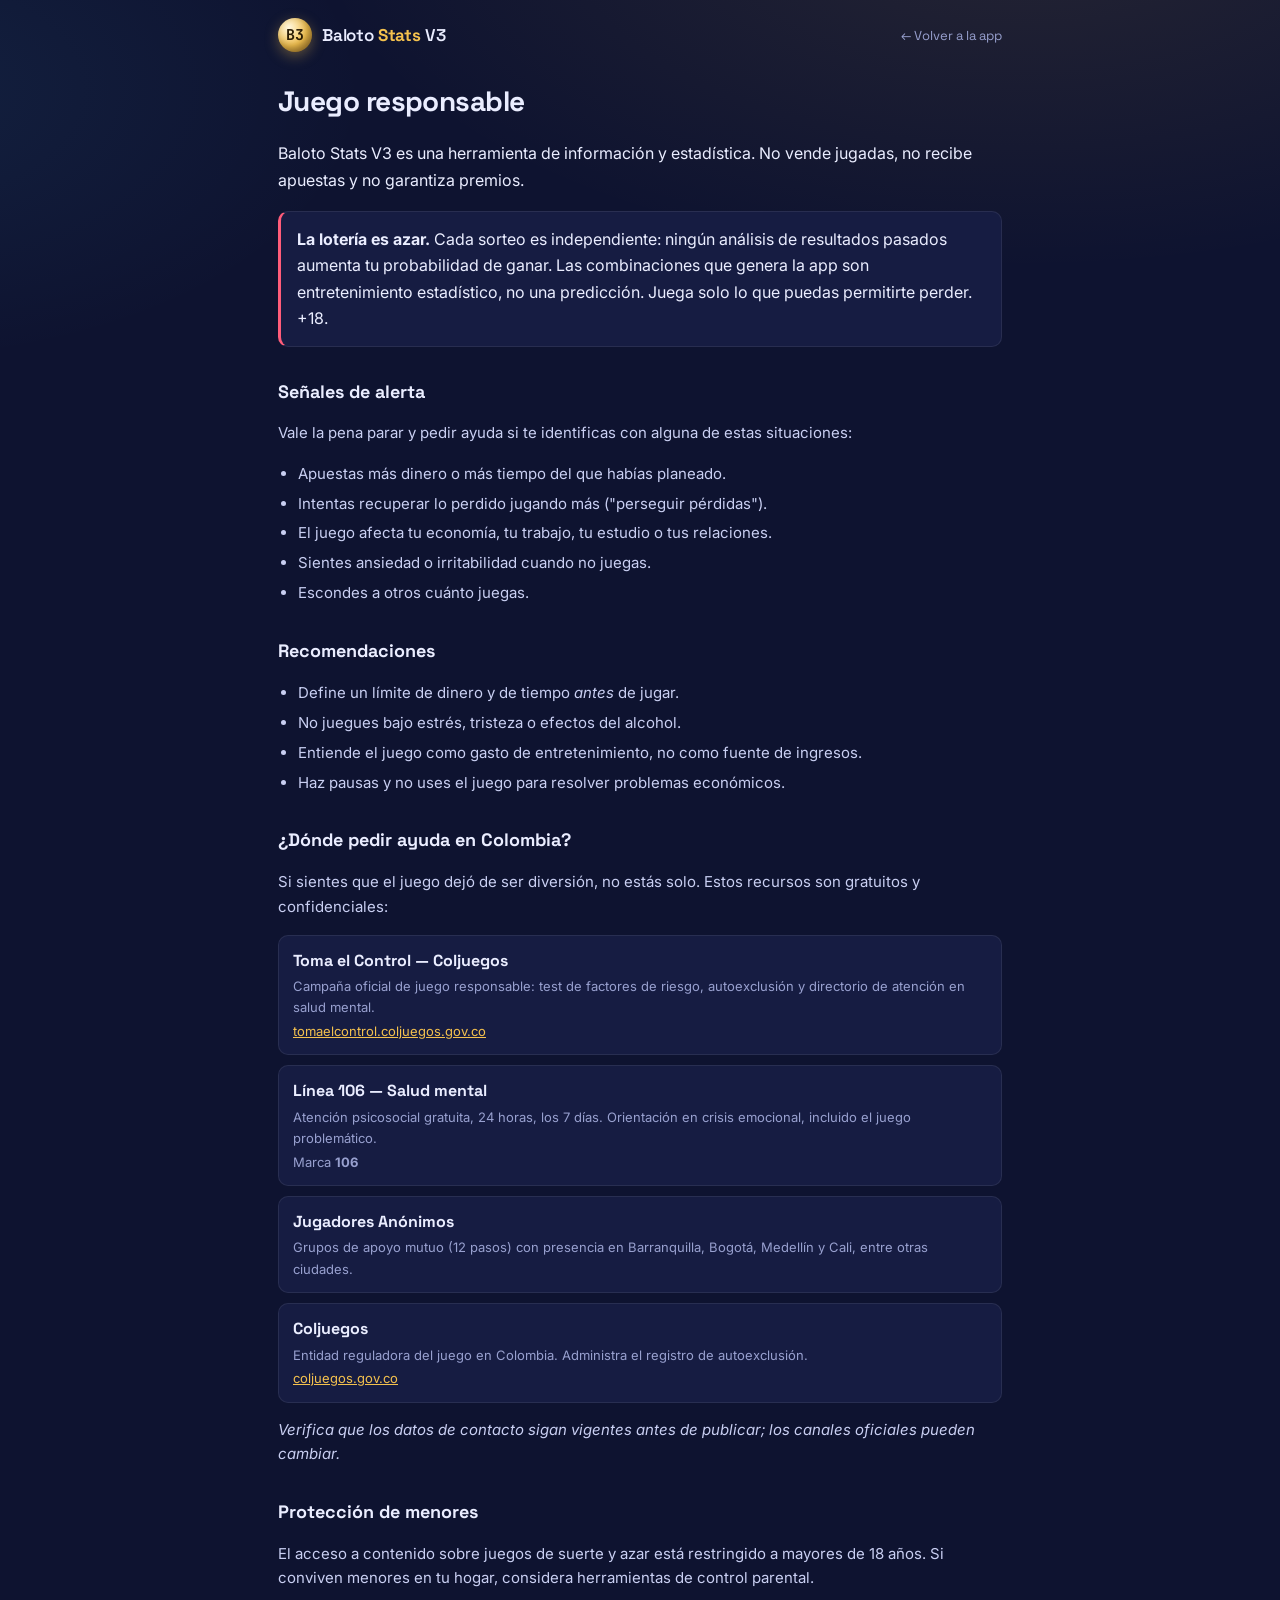
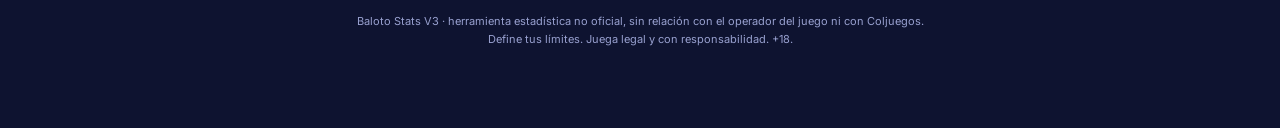
<file: juego-responsable.html>
<!DOCTYPE html>
<html lang="es">
<head>
  <meta charset="UTF-8" />
  <meta name="viewport" content="width=device-width, initial-scale=1, viewport-fit=cover" />
  <title>Juego responsable · Baloto Stats V3</title>
  <meta name="theme-color" content="#0E1330" />
  <link rel="preconnect" href="https://fonts.googleapis.com" />
  <link rel="preconnect" href="https://fonts.gstatic.com" crossorigin />
  <link href="https://fonts.googleapis.com/css2?family=Space+Grotesk:wght@400;500;600;700&family=Inter:wght@400;500;600&family=JetBrains+Mono:wght@400;700&display=swap" rel="stylesheet" />
  <link rel="stylesheet" href="css/styles.css" />
</head>
<body>
  <div class="doc">
    <div class="topbar">
      <div class="brand"><div class="brand-mark">B3</div>
        <div class="brand-title">Baloto <b>Stats</b> V3</div></div>
      <a class="back" href="index.html">← Volver a la app</a>
    </div>

    <article class="prose">
      <h1>Juego responsable</h1>
      <p class="lead">Baloto Stats V3 es una herramienta de información y estadística. No vende
      jugadas, no recibe apuestas y no garantiza premios.</p>

      <div class="callout warn">
        <strong>La lotería es azar.</strong> Cada sorteo es independiente: ningún análisis de
        resultados pasados aumenta tu probabilidad de ganar. Las combinaciones que genera la app
        son entretenimiento estadístico, no una predicción. Juega solo lo que puedas permitirte
        perder. +18.
      </div>

      <h2>Señales de alerta</h2>
      <p>Vale la pena parar y pedir ayuda si te identificas con alguna de estas situaciones:</p>
      <ul>
        <li>Apuestas más dinero o más tiempo del que habías planeado.</li>
        <li>Intentas recuperar lo perdido jugando más ("perseguir pérdidas").</li>
        <li>El juego afecta tu economía, tu trabajo, tu estudio o tus relaciones.</li>
        <li>Sientes ansiedad o irritabilidad cuando no juegas.</li>
        <li>Escondes a otros cuánto juegas.</li>
      </ul>

      <h2>Recomendaciones</h2>
      <ul>
        <li>Define un límite de dinero y de tiempo <em>antes</em> de jugar.</li>
        <li>No juegues bajo estrés, tristeza o efectos del alcohol.</li>
        <li>Entiende el juego como gasto de entretenimiento, no como fuente de ingresos.</li>
        <li>Haz pausas y no uses el juego para resolver problemas económicos.</li>
      </ul>

      <h2>¿Dónde pedir ayuda en Colombia?</h2>
      <p>Si sientes que el juego dejó de ser diversión, no estás solo. Estos recursos son
      gratuitos y confidenciales:</p>

      <div class="resource">
        <b>Toma el Control — Coljuegos</b>
        <span>Campaña oficial de juego responsable: test de factores de riesgo, autoexclusión y
        directorio de atención en salud mental.</span>
        <span><a href="https://tomaelcontrol.coljuegos.gov.co/" target="_blank" rel="noopener">tomaelcontrol.coljuegos.gov.co</a></span>
      </div>

      <div class="resource">
        <b>Línea 106 — Salud mental</b>
        <span>Atención psicosocial gratuita, 24 horas, los 7 días. Orientación en crisis
        emocional, incluido el juego problemático.</span>
        <span>Marca <strong>106</strong></span>
      </div>

      <div class="resource">
        <b>Jugadores Anónimos</b>
        <span>Grupos de apoyo mutuo (12 pasos) con presencia en Barranquilla, Bogotá, Medellín y
        Cali, entre otras ciudades.</span>
      </div>

      <div class="resource">
        <b>Coljuegos</b>
        <span>Entidad reguladora del juego en Colombia. Administra el registro de autoexclusión.</span>
        <span><a href="https://www.coljuegos.gov.co/" target="_blank" rel="noopener">coljuegos.gov.co</a></span>
      </div>

      <p class="template-note">Verifica que los datos de contacto sigan vigentes antes de publicar;
      los canales oficiales pueden cambiar.</p>

      <h2>Protección de menores</h2>
      <p>El acceso a contenido sobre juegos de suerte y azar está restringido a mayores de 18 años.
      Si conviven menores en tu hogar, considera herramientas de control parental.</p>
    </article>

    <footer class="legal">
      Baloto Stats V3 · herramienta estadística no oficial, sin relación con el operador del juego ni con Coljuegos.<br>
      Define tus límites. Juega legal y con responsabilidad. +18.
    </footer>
  </div>
</body>
</html>
</file>
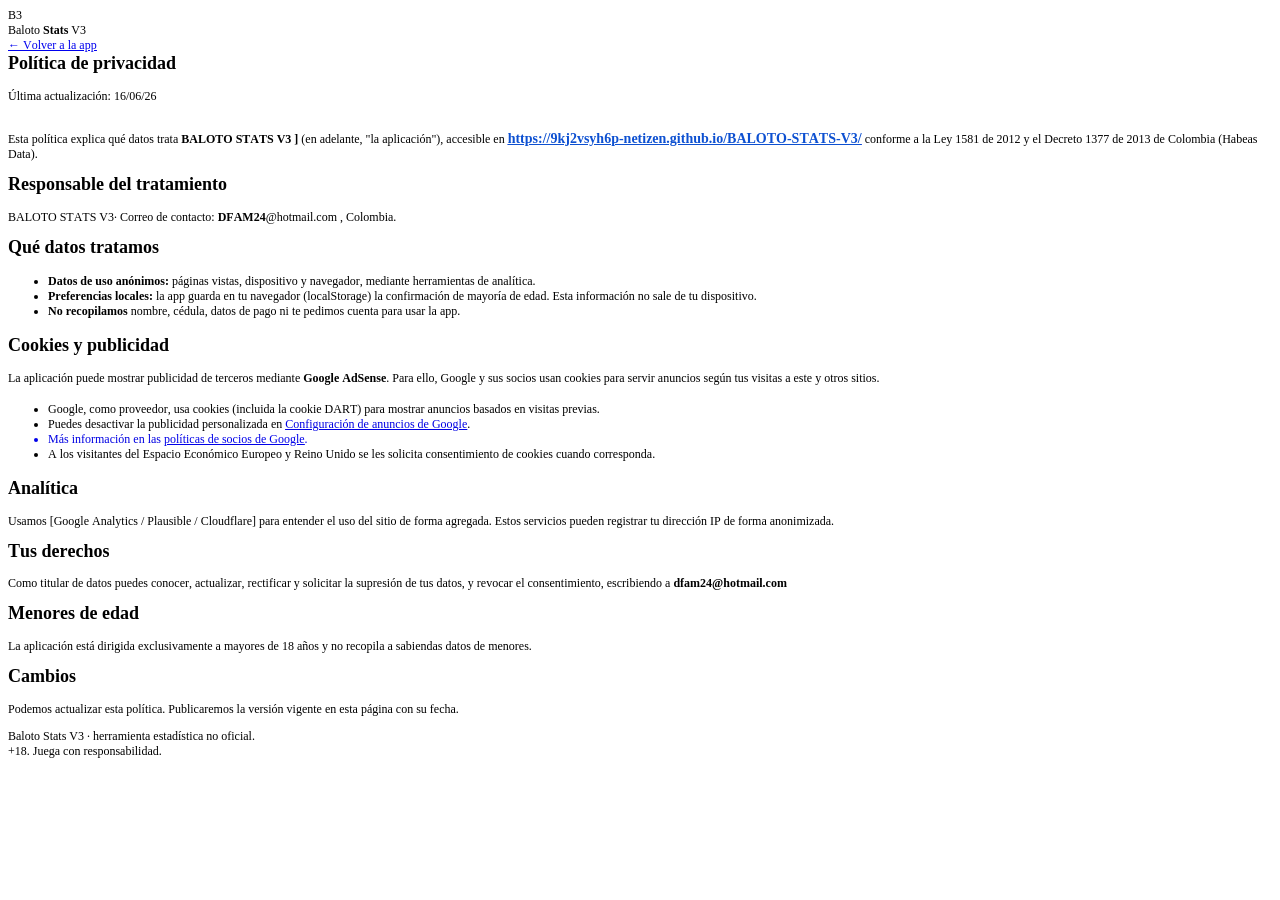
<file: privacidad.html>
<!DOCTYPE html PUBLIC "-//W3C//DTD HTML 4.01//EN" "http://www.w3.org/TR/html4/strict.dtd">
<html>
<head>
  <meta http-equiv="Content-Type" content="text/html; charset=utf-8">
  <meta http-equiv="Content-Style-Type" content="text/css">
  <title></title>
  <meta name="Generator" content="Cocoa HTML Writer">
  <meta name="CocoaVersion" content="2575.7">
  <style type="text/css">
    p.p1 {margin: 0.0px 0.0px 0.0px 0.0px; font: 12.0px Times; -webkit-text-stroke: #000000}
    p.p2 {margin: 0.0px 0.0px 0.0px 0.0px; font: 12.0px Times; color: #0000e9; -webkit-text-stroke: #0000e3}
    p.p4 {margin: 0.0px 0.0px 12.0px 0.0px; font: 12.0px Times; -webkit-text-stroke: #000000}
    p.p5 {margin: 0.0px 0.0px 0.0px 0.0px; font: 12.0px Times; -webkit-text-stroke: #000000; min-height: 14.0px}
    li.li1 {margin: 0.0px 0.0px 0.0px 0.0px; font: 12.0px Times; -webkit-text-stroke: #000000}
    li.li2 {margin: 0.0px 0.0px 0.0px 0.0px; font: 12.0px Times; color: #0000e9; -webkit-text-stroke: #0000e3}
    span.s1 {font-kerning: none}
    span.s2 {font: 12.0px 'Times New Roman'; text-decoration: underline ; font-kerning: none}
    span.s3 {font: 12.0px Times; text-decoration: underline ; font-kerning: none}
    span.s4 {font: 14.0px '.SF NS'; text-decoration: underline ; font-kerning: none; color: #0d50d1; background-color: #ffffff; -webkit-text-stroke: 0px #0d50d1}
    span.s5 {-webkit-text-stroke: 0px #000000}
    span.s6 {text-decoration: underline ; font-kerning: none; color: #0000e3; -webkit-text-stroke: 0px #0000e3}
    span.s7 {color: #0000e3; -webkit-text-stroke: 0px #000000}
    span.s8 {font-kerning: none; color: #0000e3; -webkit-text-stroke: 0px #000000}
    span.s9 {text-decoration: underline ; font-kerning: none; color: #0000e9; -webkit-text-stroke: 0px #0000e3}
    ul.ul1 {list-style-type: disc}
  </style>
</head>
<body>
<p class="p1"><span class="s1">B3</span></p>
<p class="p1"><span class="s1">Baloto <b>Stats</b> V3</span></p>
<p class="p2"><span class="s2"><a href="file:///Users/dr.arcon/Downloads/BALOTO-STATS-V3/index.html">←<span class="s3"> Volver a la app</span></a></span></p>
<h1 style="margin: 0.0px 0.0px 14.9px 0.0px; font: 18.0px Times; -webkit-text-stroke: #000000"><span class="s1"><b>Política de privacidad</b><b></b></span></h1>
<p class="p4"><span class="s1">Última actualización: 16/06/26</span></p>
<p class="p5"><span class="s1"></span><br></p>
<p class="p4"><span class="s1">Esta política explica qué datos trata <b>BALOTO STATS V3 ]</b> (en adelante, "la aplicación"), accesible en <a href="https://9kj2vsyh6p-netizen.github.io/BALOTO-STATS-V3/"><span class="s4"><b>https://9kj2vsyh6p-netizen.github.io/BALOTO-STATS-V3/</b></span></a> conforme a la Ley 1581 de 2012 y el Decreto 1377 de 2013 de Colombia (Habeas Data).</span></p>
<h2 style="margin: 0.0px 0.0px 14.9px 0.0px; font: 18.0px Times; -webkit-text-stroke: #000000"><span class="s1"><b>Responsable del tratamiento</b><b></b></span></h2>
<p class="p4"><span class="s1">BALOTO STATS V3· Correo de contacto: <b>DFAM24</b>@hotmail.com , Colombia.</span></p>
<h2 style="margin: 0.0px 0.0px 14.9px 0.0px; font: 18.0px Times; -webkit-text-stroke: #000000"><span class="s1"><b>Qué datos tratamos</b><b></b></span></h2>
<ul class="ul1">
  <li class="li1"><span class="s5"><b></b></span><span class="s1"><b>Datos de uso anónimos:</b> páginas vistas, dispositivo y navegador, mediante herramientas de analítica.</span></li>
  <li class="li1"><span class="s5"><b></b></span><span class="s1"><b>Preferencias locales:</b> la app guarda en tu navegador (localStorage) la confirmación de mayoría de edad. Esta información no sale de tu dispositivo.</span></li>
  <li class="li1"><span class="s5"><b></b></span><span class="s1"><b>No recopilamos</b> nombre, cédula, datos de pago ni te pedimos cuenta para usar la app.</span></li>
</ul>
<h2 style="margin: 0.0px 0.0px 14.9px 0.0px; font: 18.0px Times; -webkit-text-stroke: #000000"><span class="s1"><b>Cookies y publicidad</b><b></b></span></h2>
<p class="p4"><span class="s1">La aplicación puede mostrar publicidad de terceros mediante <b>Google AdSense</b>. Para ello, Google y sus socios usan cookies para servir anuncios según tus visitas a este y otros sitios.</span></p>
<ul class="ul1">
  <li class="li1"><span class="s5"></span><span class="s1">Google, como proveedor, usa cookies (incluida la cookie DART) para mostrar anuncios basados en visitas previas.</span></li>
  <li class="li1"><span class="s5"></span><span class="s1">Puedes desactivar la publicidad personalizada en <a href="https://www.google.com/settings/ads"><span class="s6">Configuración de anuncios de Google</span></a>.</span></li>
  <li class="li2"><span class="s7"></span><span class="s8">Más información en las <a href="https://policies.google.com/technologies/partner-sites"><span class="s9">políticas de socios de Google</span></a>.</span></li>
  <li class="li1"><span class="s5"></span><span class="s1">A los visitantes del Espacio Económico Europeo y Reino Unido se les solicita consentimiento de cookies cuando corresponda.</span></li>
</ul>
<h2 style="margin: 0.0px 0.0px 14.9px 0.0px; font: 18.0px Times; -webkit-text-stroke: #000000"><span class="s1"><b>Analítica</b><b></b></span></h2>
<p class="p4"><span class="s1">Usamos [Google Analytics / Plausible / Cloudflare] para entender el uso del sitio de forma agregada. Estos servicios pueden registrar tu dirección IP de forma anonimizada.</span></p>
<h2 style="margin: 0.0px 0.0px 14.9px 0.0px; font: 18.0px Times; -webkit-text-stroke: #000000"><span class="s1"><b>Tus derechos</b><b></b></span></h2>
<p class="p4"><span class="s1">Como titular de datos puedes conocer, actualizar, rectificar y solicitar la supresión de tus datos, y revocar el consentimiento, escribiendo a <b>dfam24@hotmail.com</b><b></b></span></p>
<h2 style="margin: 0.0px 0.0px 14.9px 0.0px; font: 18.0px Times; -webkit-text-stroke: #000000"><span class="s1"><b>Menores de edad</b><b></b></span></h2>
<p class="p4"><span class="s1">La aplicación está dirigida exclusivamente a mayores de 18 años y no recopila a sabiendas datos de menores.</span></p>
<h2 style="margin: 0.0px 0.0px 14.9px 0.0px; font: 18.0px Times; -webkit-text-stroke: #000000"><span class="s1"><b>Cambios</b><b></b></span></h2>
<p class="p4"><span class="s1">Podemos actualizar esta política. Publicaremos la versión vigente en esta página con su fecha.</span></p>
<p class="p1"><span class="s1">Baloto Stats V3 · herramienta estadística no oficial.</span></p>
<p class="p1"><span class="s1">+18. Juega con responsabilidad.</span></p>
</body>
</html>
</file>
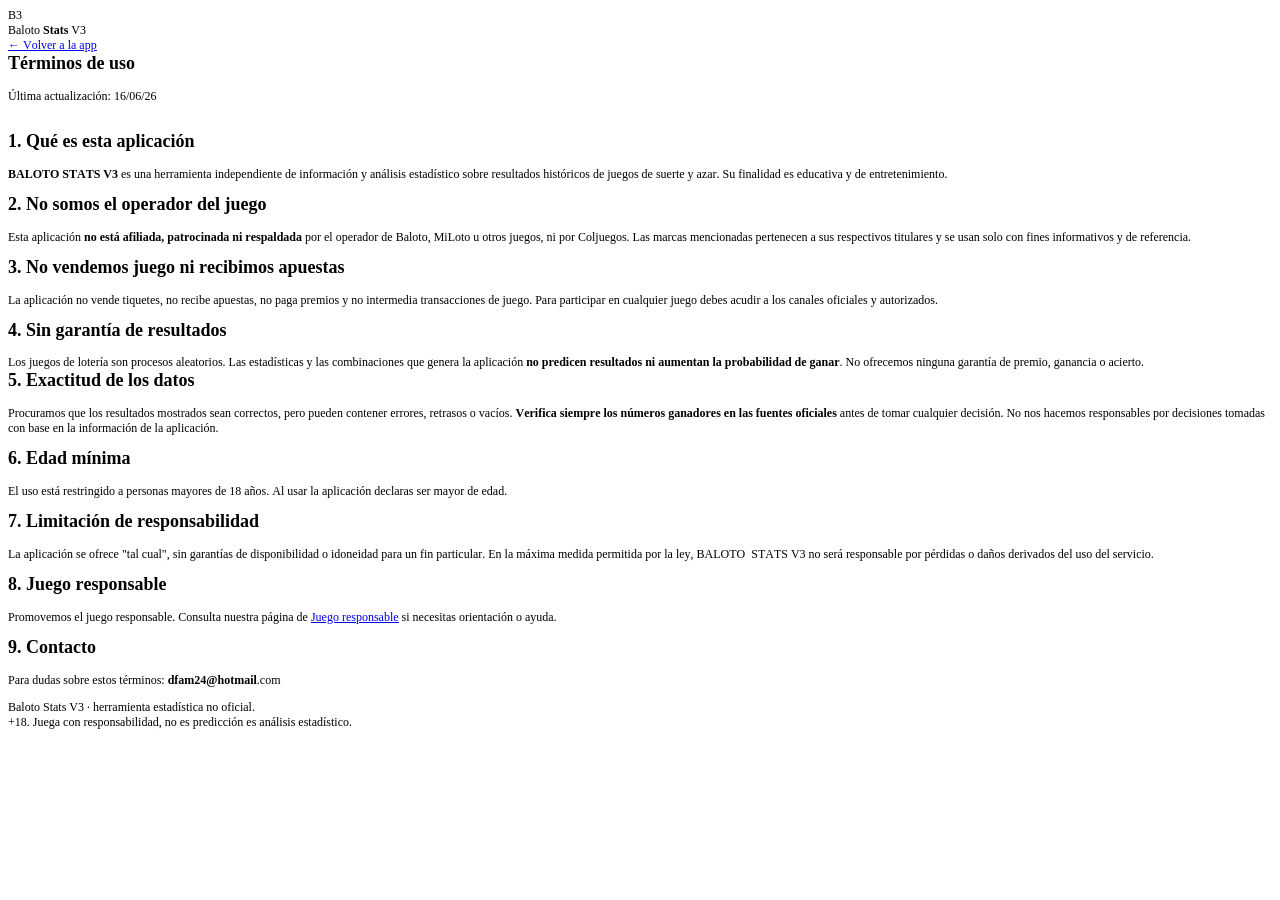
<file: terminos.html>
<!DOCTYPE html PUBLIC "-//W3C//DTD HTML 4.01//EN" "http://www.w3.org/TR/html4/strict.dtd">
<html>
<head>
  <meta http-equiv="Content-Type" content="text/html; charset=utf-8">
  <meta http-equiv="Content-Style-Type" content="text/css">
  <title></title>
  <meta name="Generator" content="Cocoa HTML Writer">
  <meta name="CocoaVersion" content="2575.7">
  <style type="text/css">
    p.p1 {margin: 0.0px 0.0px 0.0px 0.0px; font: 12.0px Times; -webkit-text-stroke: #000000}
    p.p2 {margin: 0.0px 0.0px 0.0px 0.0px; font: 12.0px Times; color: #0000e9; -webkit-text-stroke: #0000e9}
    p.p4 {margin: 0.0px 0.0px 12.0px 0.0px; font: 12.0px Times; -webkit-text-stroke: #000000}
    p.p5 {margin: 0.0px 0.0px 0.0px 0.0px; font: 12.0px Times; -webkit-text-stroke: #000000; min-height: 14.0px}
    span.s1 {font-kerning: none}
    span.s2 {font: 12.0px 'Times New Roman'; text-decoration: underline ; font-kerning: none}
    span.s3 {font: 12.0px Times; text-decoration: underline ; font-kerning: none}
    span.s4 {text-decoration: underline ; font-kerning: none; color: #0000e9; -webkit-text-stroke: 0px #0000e9}
  </style>
</head>
<body>
<p class="p1"><span class="s1">B3</span></p>
<p class="p1"><span class="s1">Baloto <b>Stats</b> V3</span></p>
<p class="p2"><span class="s2"><a href="file:///Users/dr.arcon/Downloads/BALOTO-STATS-V3/index.html">←<span class="s3"> Volver a la app</span></a></span></p>
<h1 style="margin: 0.0px 0.0px 14.9px 0.0px; font: 18.0px Times; -webkit-text-stroke: #000000"><span class="s1"><b>Términos de uso</b></span></h1>
<p class="p4"><span class="s1">Última actualización: 16/06/26</span></p>
<p class="p5"><span class="s1"></span><br></p>
<h2 style="margin: 0.0px 0.0px 14.9px 0.0px; font: 18.0px Times; -webkit-text-stroke: #000000"><span class="s1"><b>1. Qué es esta aplicación</b></span></h2>
<p class="p4"><span class="s1"><b>BALOTO STATS V3</b> es una herramienta independiente de información y análisis estadístico sobre resultados históricos de juegos de suerte y azar. Su finalidad es educativa y de entretenimiento.</span></p>
<h2 style="margin: 0.0px 0.0px 14.9px 0.0px; font: 18.0px Times; -webkit-text-stroke: #000000"><span class="s1"><b>2. No somos el operador del juego</b></span></h2>
<p class="p4"><span class="s1">Esta aplicación <b>no está afiliada, patrocinada ni respaldada</b> por el operador de Baloto, MiLoto u otros juegos, ni por Coljuegos. Las marcas mencionadas pertenecen a sus respectivos titulares y se usan solo con fines informativos y de referencia.</span></p>
<h2 style="margin: 0.0px 0.0px 14.9px 0.0px; font: 18.0px Times; -webkit-text-stroke: #000000"><span class="s1"><b>3. No vendemos juego ni recibimos apuestas</b></span></h2>
<p class="p4"><span class="s1">La aplicación no vende tiquetes, no recibe apuestas, no paga premios y no intermedia transacciones de juego. Para participar en cualquier juego debes acudir a los canales oficiales y autorizados.</span></p>
<h2 style="margin: 0.0px 0.0px 14.9px 0.0px; font: 18.0px Times; -webkit-text-stroke: #000000"><span class="s1"><b>4. Sin garantía de resultados</b></span></h2>
<p class="p1"><span class="s1">Los juegos de lotería son procesos aleatorios. Las estadísticas y las combinaciones que genera la aplicación <b>no predicen resultados ni aumentan la probabilidad de ganar</b>. No ofrecemos ninguna garantía de premio, ganancia o acierto.</span></p>
<h2 style="margin: 0.0px 0.0px 14.9px 0.0px; font: 18.0px Times; -webkit-text-stroke: #000000"><span class="s1"><b>5. Exactitud de los datos</b></span></h2>
<p class="p4"><span class="s1">Procuramos que los resultados mostrados sean correctos, pero pueden contener errores, retrasos o vacíos. <b>Verifica siempre los números ganadores en las fuentes oficiales</b> antes de tomar cualquier decisión. No nos hacemos responsables por decisiones tomadas con base en la información de la aplicación.</span></p>
<h2 style="margin: 0.0px 0.0px 14.9px 0.0px; font: 18.0px Times; -webkit-text-stroke: #000000"><span class="s1"><b>6. Edad mínima</b></span></h2>
<p class="p4"><span class="s1">El uso está restringido a personas mayores de 18 años. Al usar la aplicación declaras ser mayor de edad.</span></p>
<h2 style="margin: 0.0px 0.0px 14.9px 0.0px; font: 18.0px Times; -webkit-text-stroke: #000000"><span class="s1"><b>7. Limitación de responsabilidad</b></span></h2>
<p class="p4"><span class="s1">La aplicación se ofrece "tal cual", sin garantías de disponibilidad o idoneidad para un fin particular. En la máxima medida permitida por la ley, BALOTO<span class="Apple-converted-space">  </span>STATS V3 no será responsable por pérdidas o daños derivados del uso del servicio.</span></p>
<h2 style="margin: 0.0px 0.0px 14.9px 0.0px; font: 18.0px Times; -webkit-text-stroke: #000000"><span class="s1"><b>8. Juego responsable</b></span></h2>
<p class="p4"><span class="s1">Promovemos el juego responsable. Consulta nuestra página de <a href="file:///Users/dr.arcon/Downloads/BALOTO-STATS-V3/juego-responsable.html"><span class="s4">Juego responsable</span></a> si necesitas orientación o ayuda.</span></p>
<h2 style="margin: 0.0px 0.0px 14.9px 0.0px; font: 18.0px Times; -webkit-text-stroke: #000000"><span class="s1"><b>9. Contacto</b></span></h2>
<p class="p4"><span class="s1">Para dudas sobre estos términos: <b>dfam24@hotmail</b>.com</span></p>
<p class="p1"><span class="s1">Baloto Stats V3 · herramienta estadística no oficial.</span></p>
<p class="p1"><span class="s1">+18. Juega con responsabilidad, no es predicción es análisis estadístico.<span class="Apple-converted-space"> </span></span></p>
</body>
</html>
</file>
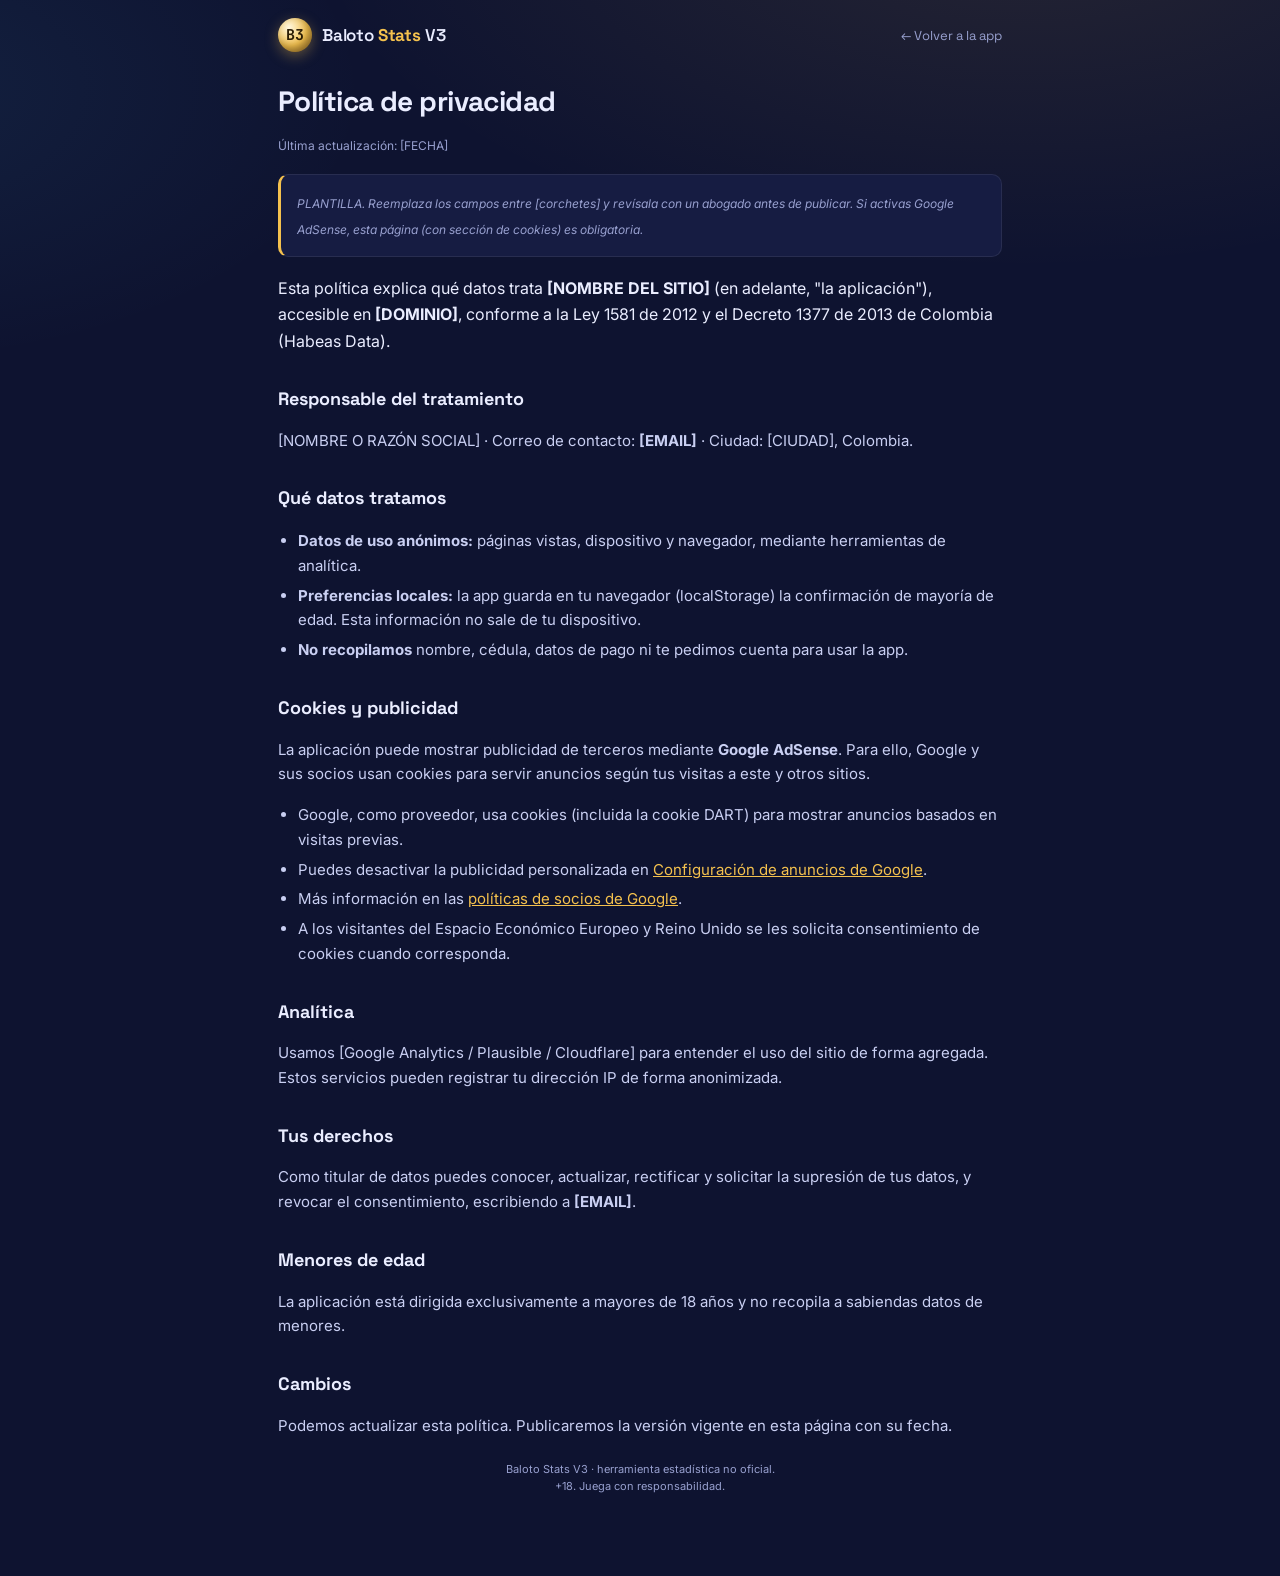
<file: BALOTO-STATS-V3 2/privacidad.html>
<!DOCTYPE html>
<html lang="es">
<head>
  <meta charset="UTF-8" />
  <meta name="viewport" content="width=device-width, initial-scale=1, viewport-fit=cover" />
  <title>Política de privacidad · Baloto Stats V3</title>
  <meta name="theme-color" content="#0E1330" />
  <link rel="preconnect" href="https://fonts.googleapis.com" />
  <link rel="preconnect" href="https://fonts.gstatic.com" crossorigin />
  <link href="https://fonts.googleapis.com/css2?family=Space+Grotesk:wght@400;500;600;700&family=Inter:wght@400;500;600&family=JetBrains+Mono:wght@400;700&display=swap" rel="stylesheet" />
  <link rel="stylesheet" href="css/styles.css" />
</head>
<body>
  <div class="doc">
    <div class="topbar">
      <div class="brand"><div class="brand-mark">B3</div>
        <div class="brand-title">Baloto <b>Stats</b> V3</div></div>
      <a class="back" href="index.html">← Volver a la app</a>
    </div>

    <article class="prose">
      <h1>Política de privacidad</h1>
      <p class="updated">Última actualización: [FECHA]</p>

      <div class="callout">
        <span class="template-note">PLANTILLA. Reemplaza los campos entre [corchetes] y revísala con
        un abogado antes de publicar. Si activas Google AdSense, esta página (con sección de cookies)
        es obligatoria.</span>
      </div>

      <p class="lead">Esta política explica qué datos trata <strong>[NOMBRE DEL SITIO]</strong>
      (en adelante, "la aplicación"), accesible en <strong>[DOMINIO]</strong>, conforme a la Ley
      1581 de 2012 y el Decreto 1377 de 2013 de Colombia (Habeas Data).</p>

      <h2>Responsable del tratamiento</h2>
      <p>[NOMBRE O RAZÓN SOCIAL] · Correo de contacto: <strong>[EMAIL]</strong> · Ciudad: [CIUDAD], Colombia.</p>

      <h2>Qué datos tratamos</h2>
      <ul>
        <li><strong>Datos de uso anónimos:</strong> páginas vistas, dispositivo y navegador, mediante
        herramientas de analítica.</li>
        <li><strong>Preferencias locales:</strong> la app guarda en tu navegador (localStorage) la
        confirmación de mayoría de edad. Esta información no sale de tu dispositivo.</li>
        <li><strong>No recopilamos</strong> nombre, cédula, datos de pago ni te pedimos cuenta para usar la app.</li>
      </ul>

      <h2>Cookies y publicidad</h2>
      <p>La aplicación puede mostrar publicidad de terceros mediante <strong>Google AdSense</strong>.
      Para ello, Google y sus socios usan cookies para servir anuncios según tus visitas a este y
      otros sitios.</p>
      <ul>
        <li>Google, como proveedor, usa cookies (incluida la cookie DART) para mostrar anuncios
        basados en visitas previas.</li>
        <li>Puedes desactivar la publicidad personalizada en
        <a href="https://www.google.com/settings/ads" target="_blank" rel="noopener">Configuración de anuncios de Google</a>.</li>
        <li>Más información en las
        <a href="https://policies.google.com/technologies/partner-sites" target="_blank" rel="noopener">políticas de socios de Google</a>.</li>
        <li>A los visitantes del Espacio Económico Europeo y Reino Unido se les solicita consentimiento
        de cookies cuando corresponda.</li>
      </ul>

      <h2>Analítica</h2>
      <p>Usamos [Google Analytics / Plausible / Cloudflare] para entender el uso del sitio de forma
      agregada. Estos servicios pueden registrar tu dirección IP de forma anonimizada.</p>

      <h2>Tus derechos</h2>
      <p>Como titular de datos puedes conocer, actualizar, rectificar y solicitar la supresión de tus
      datos, y revocar el consentimiento, escribiendo a <strong>[EMAIL]</strong>.</p>

      <h2>Menores de edad</h2>
      <p>La aplicación está dirigida exclusivamente a mayores de 18 años y no recopila a sabiendas
      datos de menores.</p>

      <h2>Cambios</h2>
      <p>Podemos actualizar esta política. Publicaremos la versión vigente en esta página con su fecha.</p>
    </article>

    <footer class="legal">
      Baloto Stats V3 · herramienta estadística no oficial.<br>+18. Juega con responsabilidad.
    </footer>
  </div>
</body>
</html>
</file>
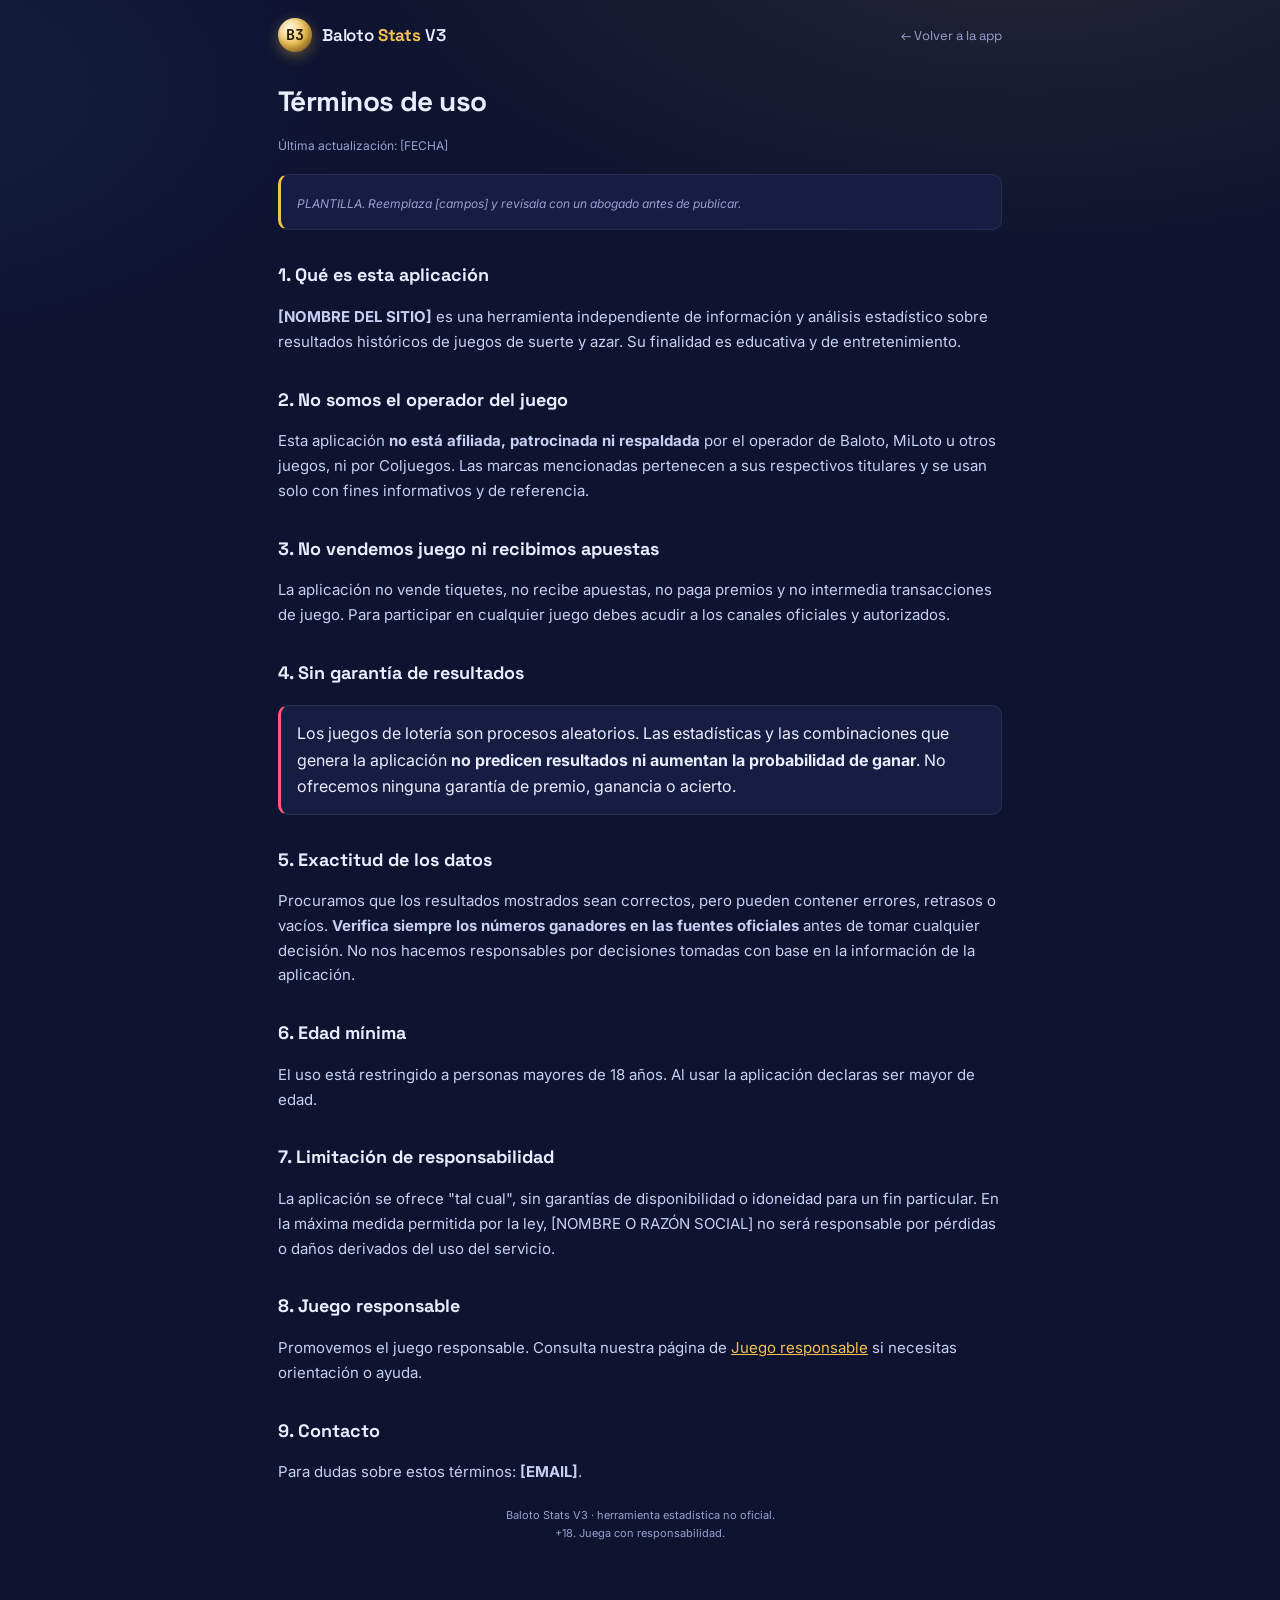
<file: BALOTO-STATS-V3 2/terminos.html>
<!DOCTYPE html>
<html lang="es">
<head>
  <meta charset="UTF-8" />
  <meta name="viewport" content="width=device-width, initial-scale=1, viewport-fit=cover" />
  <title>Términos de uso · Baloto Stats V3</title>
  <meta name="theme-color" content="#0E1330" />
  <link rel="preconnect" href="https://fonts.googleapis.com" />
  <link rel="preconnect" href="https://fonts.gstatic.com" crossorigin />
  <link href="https://fonts.googleapis.com/css2?family=Space+Grotesk:wght@400;500;600;700&family=Inter:wght@400;500;600&family=JetBrains+Mono:wght@400;700&display=swap" rel="stylesheet" />
  <link rel="stylesheet" href="css/styles.css" />
</head>
<body>
  <div class="doc">
    <div class="topbar">
      <div class="brand"><div class="brand-mark">B3</div>
        <div class="brand-title">Baloto <b>Stats</b> V3</div></div>
      <a class="back" href="index.html">← Volver a la app</a>
    </div>

    <article class="prose">
      <h1>Términos de uso</h1>
      <p class="updated">Última actualización: [FECHA]</p>

      <div class="callout">
        <span class="template-note">PLANTILLA. Reemplaza [campos] y revísala con un abogado antes de publicar.</span>
      </div>

      <h2>1. Qué es esta aplicación</h2>
      <p><strong>[NOMBRE DEL SITIO]</strong> es una herramienta independiente de información y
      análisis estadístico sobre resultados históricos de juegos de suerte y azar. Su finalidad es
      educativa y de entretenimiento.</p>

      <h2>2. No somos el operador del juego</h2>
      <p>Esta aplicación <strong>no está afiliada, patrocinada ni respaldada</strong> por el operador
      de Baloto, MiLoto u otros juegos, ni por Coljuegos. Las marcas mencionadas pertenecen a sus
      respectivos titulares y se usan solo con fines informativos y de referencia.</p>

      <h2>3. No vendemos juego ni recibimos apuestas</h2>
      <p>La aplicación no vende tiquetes, no recibe apuestas, no paga premios y no intermedia
      transacciones de juego. Para participar en cualquier juego debes acudir a los canales
      oficiales y autorizados.</p>

      <h2>4. Sin garantía de resultados</h2>
      <div class="callout warn">
        Los juegos de lotería son procesos aleatorios. Las estadísticas y las combinaciones que
        genera la aplicación <strong>no predicen resultados ni aumentan la probabilidad de ganar</strong>.
        No ofrecemos ninguna garantía de premio, ganancia o acierto.
      </div>

      <h2>5. Exactitud de los datos</h2>
      <p>Procuramos que los resultados mostrados sean correctos, pero pueden contener errores,
      retrasos o vacíos. <strong>Verifica siempre los números ganadores en las fuentes oficiales</strong>
      antes de tomar cualquier decisión. No nos hacemos responsables por decisiones tomadas con base
      en la información de la aplicación.</p>

      <h2>6. Edad mínima</h2>
      <p>El uso está restringido a personas mayores de 18 años. Al usar la aplicación declaras ser
      mayor de edad.</p>

      <h2>7. Limitación de responsabilidad</h2>
      <p>La aplicación se ofrece "tal cual", sin garantías de disponibilidad o idoneidad para un fin
      particular. En la máxima medida permitida por la ley, [NOMBRE O RAZÓN SOCIAL] no será
      responsable por pérdidas o daños derivados del uso del servicio.</p>

      <h2>8. Juego responsable</h2>
      <p>Promovemos el juego responsable. Consulta nuestra página de
      <a href="juego-responsable.html">Juego responsable</a> si necesitas orientación o ayuda.</p>

      <h2>9. Contacto</h2>
      <p>Para dudas sobre estos términos: <strong>[EMAIL]</strong>.</p>
    </article>

    <footer class="legal">
      Baloto Stats V3 · herramienta estadística no oficial.<br>+18. Juega con responsabilidad.
    </footer>
  </div>
</body>
</html>
</file>
<file: css/styles.css>
/* BALOTO STATS V3 — styles.css
   Dirección: "sorteo nocturno". Índigo profundo, balotas glossy como firma,
   acento dorado de premio, color por juego. Móvil primero. */

:root {
  --bg:        #0E1330;
  --bg-2:      #090C20;
  --surface:   #161C42;
  --surface-2: #1E2650;
  --ink:       #EAEDFF;
  --ink-muted: #98A0CF;

  --accent:          #F4C14E; /* se reasigna por juego en runtime */
  --accent-baloto:   #F4C14E; /* oro premio */
  --accent-revancha: #45D9A6; /* verde revancha */
  --accent-miloto:   #B388FF; /* violeta miloto */

  --hot:  #FF5C7A;
  --cold: #4FC3F7;
  --pos:  #45D9A6;

  --line: rgba(255,255,255,0.08);
  --radius: 16px;
  --radius-sm: 10px;

  --font-display: "Space Grotesk", system-ui, sans-serif;
  --font-body: "Inter", system-ui, sans-serif;
  --font-mono: "JetBrains Mono", ui-monospace, monospace;
}

* { box-sizing: border-box; }
html, body { margin: 0; padding: 0; }
body {
  font-family: var(--font-body);
  color: var(--ink);
  background:
    radial-gradient(1200px 600px at 80% -10%, rgba(244,193,78,0.10), transparent 60%),
    radial-gradient(900px 500px at -10% 10%, rgba(79,195,247,0.08), transparent 55%),
    var(--bg);
  background-attachment: fixed;
  min-height: 100vh;
  -webkit-font-smoothing: antialiased;
}

.app { max-width: 940px; margin: 0 auto; padding: 0 16px 96px; }

/* ---- Header ------------------------------------------------------------- */
.appbar {
  position: sticky; top: 0; z-index: 20;
  display: flex; align-items: center; justify-content: space-between; gap: 12px;
  padding: 14px 4px 12px;
  background: linear-gradient(var(--bg) 70%, transparent);
  backdrop-filter: blur(6px);
}
.brand { display: flex; align-items: center; gap: 10px; }
.brand-mark {
  width: 34px; height: 34px; border-radius: 50%;
  background: radial-gradient(circle at 32% 28%, #fff7df, var(--accent) 55%, #b9842a);
  box-shadow: inset -3px -4px 8px rgba(0,0,0,0.35), 0 4px 14px rgba(244,193,78,0.35);
  display: grid; place-items: center;
  font-family: var(--font-mono); font-weight: 700; color: #2a1c05; font-size: 15px;
}
.brand-title { font-family: var(--font-display); font-weight: 600; font-size: 17px; letter-spacing: -0.01em; }
.brand-title b { color: var(--accent); }
.brand-sub { font-size: 11px; color: var(--ink-muted); letter-spacing: 0.14em; text-transform: uppercase; }

.badge {
  font-size: 10px; letter-spacing: 0.08em; text-transform: uppercase;
  color: #2a1c05; background: var(--accent); padding: 4px 8px; border-radius: 999px; font-weight: 700;
}

/* ---- Game switcher ------------------------------------------------------ */
.switch { display: flex; gap: 4px; background: var(--surface); padding: 4px; border-radius: 999px; border: 1px solid var(--line); }
.switch button {
  border: 0; background: transparent; color: var(--ink-muted); cursor: pointer;
  font-family: var(--font-display); font-weight: 500; font-size: 13px;
  padding: 7px 13px; border-radius: 999px; transition: .18s;
}
.switch button[data-game="baloto"].is-active   { background: var(--accent-baloto); color: #2a1c05; }
.switch button[data-game="revancha"].is-active  { background: var(--accent-revancha); color: #06241a; }
.switch button[data-game="miloto"].is-active    { background: var(--accent-miloto); color: #1c0f3a; }

/* ---- Cards / grid ------------------------------------------------------- */
.grid { display: grid; grid-template-columns: 1fr 1fr; gap: 14px; }
@media (max-width: 620px) { .grid { grid-template-columns: 1fr; } }

.card {
  background: linear-gradient(180deg, var(--surface), var(--surface) 60%, rgba(30,38,80,0.7));
  border: 1px solid var(--line); border-radius: var(--radius);
  padding: 16px 16px 18px; margin: 14px 0;
}
.card h3 { margin: 0 0 12px; font-family: var(--font-display); font-weight: 600; font-size: 15px; letter-spacing: -0.01em; }
.card h4 { margin: 16px 0 8px; font-size: 13px; font-weight: 600; }
.card.highlight { border-color: color-mix(in srgb, var(--accent) 45%, var(--line)); box-shadow: 0 0 0 1px color-mix(in srgb, var(--accent) 18%, transparent); }
.card.error { border-color: var(--hot); }
.muted { color: var(--ink-muted); font-weight: 400; }
.center { text-align: center; }
.row-between { display: flex; align-items: center; justify-content: space-between; gap: 10px; flex-wrap: wrap; }

/* ---- Stat cards --------------------------------------------------------- */
.stat { display: flex; flex-direction: column; gap: 6px; }
.stat-label { font-size: 12px; color: var(--ink-muted); letter-spacing: 0.04em; text-transform: uppercase; }
.stat-value { font-family: var(--font-mono); font-size: 34px; font-weight: 700; line-height: 1; }
.stat-sub { font-size: 12px; color: var(--ink-muted); }
.stat-line { margin: 2px 0; }

/* ---- Balotas (elemento de firma) --------------------------------------- */
.ball {
  display: inline-grid; place-items: center;
  width: 34px; height: 34px; border-radius: 50%;
  font-family: var(--font-mono); font-weight: 700; font-size: 14px; color: #0e1330;
  background: radial-gradient(circle at 34% 28%, #ffffff, #c7cef2 60%, #9aa3d4);
  box-shadow: inset -3px -4px 7px rgba(0,0,0,0.28), 0 2px 6px rgba(0,0,0,0.3);
  margin: 2px;
}
.ball--hot   { background: radial-gradient(circle at 34% 28%, #ffd2dc, var(--hot) 62%, #c23355); color: #fff; }
.ball--cold  { background: radial-gradient(circle at 34% 28%, #d4f1ff, var(--cold) 62%, #1f87bd); color: #06283a; }
.ball--neutral { background: radial-gradient(circle at 34% 28%, #ffffff, #aab2dd 62%, #7c84b4); }
.ball--super {
  background: radial-gradient(circle at 34% 28%, #fff7df, var(--accent) 58%, #b9842a); color: #2a1c05;
  box-shadow: inset -3px -4px 7px rgba(0,0,0,0.3), 0 0 0 2px rgba(244,193,78,0.4);
}
.line { display: inline-flex; flex-wrap: wrap; align-items: center; gap: 2px; }
.line .ball--super { margin-left: 10px; }

.ball-strip { display: flex; flex-wrap: wrap; gap: 8px; }
.ballwrap { display: inline-flex; flex-direction: column; align-items: center; }
.ballwrap em { font-style: normal; font-size: 11px; color: var(--ink-muted); margin-top: 3px; font-family: var(--font-mono); }

/* ---- Chart boxes -------------------------------------------------------- */
.chart-box { position: relative; height: 260px; }
.chart-box.sm { height: 200px; }

/* ---- Chips (ventanas) --------------------------------------------------- */
.chips { display: flex; flex-wrap: wrap; gap: 6px; }
.chip {
  border: 1px solid var(--line); background: var(--surface-2); color: var(--ink-muted);
  font-family: var(--font-mono); font-size: 12px; padding: 5px 10px; border-radius: 999px; cursor: pointer; transition: .15s;
}
.chip.is-active { background: var(--accent); color: #2a1c05; border-color: transparent; }

.topblock { margin: 12px 0; }
.tag { display: inline-block; font-size: 11px; color: var(--ink-muted); letter-spacing: 0.06em; text-transform: uppercase; margin-bottom: 6px; }

/* ---- Heatmap ------------------------------------------------------------ */
.heat-grid { display: grid; grid-template-columns: repeat(auto-fill, minmax(46px, 1fr)); gap: 6px; }
.heat-cell {
  border-radius: var(--radius-sm); padding: 8px 4px; text-align: center; display: flex; flex-direction: column; gap: 2px;
  box-shadow: inset 0 0 0 1px rgba(0,0,0,0.12);
}
.heat-n { font-family: var(--font-mono); font-weight: 700; font-size: 14px; }
.heat-c { font-size: 10px; opacity: 0.8; font-family: var(--font-mono); }
.heat-legend { display: flex; align-items: center; gap: 8px; margin-top: 12px; font-size: 11px; color: var(--ink-muted); }
.heat-legend .bar { flex: 1; height: 8px; border-radius: 4px; background: linear-gradient(90deg, var(--cold), var(--accent), var(--hot)); }

/* ---- Combos / pares ----------------------------------------------------- */
.combo-grid { display: grid; grid-template-columns: repeat(auto-fill, minmax(180px, 1fr)); gap: 8px; }
.combo { display: flex; align-items: center; gap: 8px; background: var(--surface-2); border-radius: var(--radius-sm); padding: 6px 8px; }
.combo-rank { font-family: var(--font-mono); font-size: 11px; color: var(--ink-muted); width: 20px; }
.combo-balls .ball { width: 26px; height: 26px; font-size: 12px; }
.combo-count { margin-left: auto; font-family: var(--font-mono); font-size: 12px; color: var(--accent); }
.pair-row { display: flex; flex-wrap: wrap; gap: 8px; }
.pairpill { background: var(--surface-2); border-radius: 999px; padding: 6px 12px; font-family: var(--font-mono); font-size: 13px; display: inline-flex; gap: 8px; align-items: center; }
.pairpill em { font-style: normal; color: var(--accent); font-size: 12px; }

/* ---- Generador ---------------------------------------------------------- */
.btn {
  border: 1px solid var(--line); background: var(--surface-2); color: var(--ink);
  font-family: var(--font-display); font-weight: 500; cursor: pointer; border-radius: var(--radius-sm);
  padding: 12px 16px; transition: .15s;
}
.btn:hover { border-color: color-mix(in srgb, var(--accent) 50%, var(--line)); }
.btn-primary { background: var(--accent); color: #2a1c05; border: 0; font-weight: 600; }
.btn.is-busy { opacity: 0.6; pointer-events: none; position: relative; }
.btn.is-busy::after { content: "…"; }

.engine-grid { display: grid; grid-template-columns: repeat(auto-fit, minmax(150px, 1fr)); gap: 10px; margin-bottom: 14px; }
.engine { display: flex; flex-direction: column; align-items: flex-start; gap: 3px; text-align: left; }
.engine-id { font-family: var(--font-mono); font-size: 11px; color: var(--accent); }
.engine-name { font-size: 13px; }

.engine-out, .premium-out { display: flex; flex-direction: column; gap: 8px; margin-top: 6px; }
.result-row { display: flex; flex-direction: column; gap: 4px; background: var(--surface-2); border-radius: var(--radius-sm); padding: 10px 12px; }
.result-tag { font-size: 11px; color: var(--ink-muted); font-family: var(--font-mono); }

.premium-card { background: var(--surface-2); border-radius: var(--radius-sm); padding: 12px 14px; display: flex; flex-direction: column; gap: 6px; border-left: 3px solid var(--line); }
.premium-card.cons { border-left-color: var(--pos); }
.premium-card.equi { border-left-color: var(--accent); }
.premium-card.agr  { border-left-color: var(--hot); }
.premium-label { font-family: var(--font-display); font-size: 13px; font-weight: 600; }

.disclaimer { font-size: 12px; color: var(--ink-muted); text-align: center; max-width: 520px; margin: 18px auto 0; line-height: 1.5; }

/* ---- Bottom nav --------------------------------------------------------- */
.bottomnav {
  position: fixed; left: 0; right: 0; bottom: 0; z-index: 30;
  display: flex; justify-content: center; gap: 4px;
  padding: 8px 10px calc(8px + env(safe-area-inset-bottom));
  background: linear-gradient(transparent, var(--bg-2) 40%);
}
.bottomnav .inner { display: flex; gap: 4px; background: var(--surface); border: 1px solid var(--line); border-radius: 999px; padding: 5px; }
.navbtn {
  border: 0; background: transparent; color: var(--ink-muted); cursor: pointer;
  font-family: var(--font-display); font-size: 12.5px; font-weight: 500;
  padding: 9px 16px; border-radius: 999px; transition: .15s;
}
.navbtn.is-active { background: var(--accent); color: #2a1c05; }

.loading { text-align: center; color: var(--ink-muted); padding: 60px 0; font-family: var(--font-mono); }

footer.legal { text-align: center; color: var(--ink-muted); font-size: 11px; margin-top: 22px; line-height: 1.6; }

/* ---- Accesibilidad ------------------------------------------------------ */
:focus-visible { outline: 2px solid var(--accent); outline-offset: 2px; border-radius: 6px; }
@media (prefers-reduced-motion: reduce) { * { animation: none !important; transition: none !important; } }

/* ====================================================================== */
/* Páginas legales (juego responsable, privacidad, términos)              */
/* ====================================================================== */
.doc { max-width: 760px; margin: 0 auto; padding: 0 18px 80px; }
.doc .topbar { display: flex; align-items: center; justify-content: space-between; padding: 18px 0; }
.doc .back { color: var(--ink-muted); text-decoration: none; font-size: 13px; font-family: var(--font-display); }
.doc .back:hover { color: var(--accent); }
.prose { line-height: 1.65; }
.prose h1 { font-family: var(--font-display); font-size: 28px; letter-spacing: -0.02em; margin: 8px 0 4px; }
.prose h2 { font-family: var(--font-display); font-size: 18px; margin: 30px 0 10px; }
.prose h3 { font-size: 15px; margin: 20px 0 6px; }
.prose p, .prose li { color: #C9CFF2; font-size: 15px; }
.prose a { color: var(--accent); }
.prose ul { padding-left: 20px; }
.prose li { margin: 5px 0; }
.prose .lead { font-size: 16px; color: var(--ink); }
.prose .updated { color: var(--ink-muted); font-size: 12px; }
.callout { background: var(--surface); border: 1px solid var(--line); border-left: 3px solid var(--accent);
  border-radius: var(--radius-sm); padding: 14px 16px; margin: 18px 0; }
.callout.warn { border-left-color: var(--hot); }
.resource { display: flex; flex-direction: column; gap: 2px; background: var(--surface); border: 1px solid var(--line);
  border-radius: var(--radius-sm); padding: 12px 14px; margin: 10px 0; }
.resource b { font-family: var(--font-display); }
.resource span { color: var(--ink-muted); font-size: 13px; }
.template-note { font-size: 12px; color: var(--ink-muted); font-style: italic; }

/* ---- Age gate +18 ------------------------------------------------------- */
.agegate {
  position: fixed; inset: 0; z-index: 100; display: grid; place-items: center;
  background: rgba(6,9,24,0.92); backdrop-filter: blur(6px); padding: 20px;
}
.agegate[hidden] { display: none; }
.agegate .box {
  max-width: 380px; width: 100%; background: var(--surface); border: 1px solid var(--line);
  border-radius: var(--radius); padding: 26px 22px; text-align: center;
}
.agegate .mark {
  width: 56px; height: 56px; border-radius: 50%; margin: 0 auto 14px;
  background: radial-gradient(circle at 34% 28%, #fff7df, var(--accent) 58%, #b9842a);
  display: grid; place-items: center; font-family: var(--font-mono); font-weight: 700; color: #2a1c05; font-size: 18px;
}
.agegate h2 { font-family: var(--font-display); margin: 0 0 8px; font-size: 20px; }
.agegate p { color: var(--ink-muted); font-size: 14px; margin: 0 0 18px; line-height: 1.5; }
.agegate .actions { display: flex; gap: 10px; }
.agegate .actions .btn { flex: 1; }
.agegate .deny { font-size: 12px; color: var(--ink-muted); margin-top: 14px; }
.agegate .deny a { color: var(--ink-muted); }
</file>
<file: BALOTO-STATS-V3 2/css/styles.css>
/* BALOTO STATS V3 — styles.css
   Dirección: "sorteo nocturno". Índigo profundo, balotas glossy como firma,
   acento dorado de premio, color por juego. Móvil primero. */

:root {
  --bg:        #0E1330;
  --bg-2:      #090C20;
  --surface:   #161C42;
  --surface-2: #1E2650;
  --ink:       #EAEDFF;
  --ink-muted: #98A0CF;

  --accent:          #F4C14E; /* se reasigna por juego en runtime */
  --accent-baloto:   #F4C14E; /* oro premio */
  --accent-revancha: #45D9A6; /* verde revancha */
  --accent-miloto:   #B388FF; /* violeta miloto */

  --hot:  #FF5C7A;
  --cold: #4FC3F7;
  --pos:  #45D9A6;

  --line: rgba(255,255,255,0.08);
  --radius: 16px;
  --radius-sm: 10px;

  --font-display: "Space Grotesk", system-ui, sans-serif;
  --font-body: "Inter", system-ui, sans-serif;
  --font-mono: "JetBrains Mono", ui-monospace, monospace;
}

* { box-sizing: border-box; }
html, body { margin: 0; padding: 0; }
body {
  font-family: var(--font-body);
  color: var(--ink);
  background:
    radial-gradient(1200px 600px at 80% -10%, rgba(244,193,78,0.10), transparent 60%),
    radial-gradient(900px 500px at -10% 10%, rgba(79,195,247,0.08), transparent 55%),
    var(--bg);
  background-attachment: fixed;
  min-height: 100vh;
  -webkit-font-smoothing: antialiased;
}

.app { max-width: 940px; margin: 0 auto; padding: 0 16px 96px; }

/* ---- Header ------------------------------------------------------------- */
.appbar {
  position: sticky; top: 0; z-index: 20;
  display: flex; align-items: center; justify-content: space-between; gap: 12px;
  padding: 14px 4px 12px;
  background: linear-gradient(var(--bg) 70%, transparent);
  backdrop-filter: blur(6px);
}
.brand { display: flex; align-items: center; gap: 10px; }
.brand-mark {
  width: 34px; height: 34px; border-radius: 50%;
  background: radial-gradient(circle at 32% 28%, #fff7df, var(--accent) 55%, #b9842a);
  box-shadow: inset -3px -4px 8px rgba(0,0,0,0.35), 0 4px 14px rgba(244,193,78,0.35);
  display: grid; place-items: center;
  font-family: var(--font-mono); font-weight: 700; color: #2a1c05; font-size: 15px;
}
.brand-title { font-family: var(--font-display); font-weight: 600; font-size: 17px; letter-spacing: -0.01em; }
.brand-title b { color: var(--accent); }
.brand-sub { font-size: 11px; color: var(--ink-muted); letter-spacing: 0.14em; text-transform: uppercase; }

.badge {
  font-size: 10px; letter-spacing: 0.08em; text-transform: uppercase;
  color: #2a1c05; background: var(--accent); padding: 4px 8px; border-radius: 999px; font-weight: 700;
}

/* ---- Game switcher ------------------------------------------------------ */
.switch { display: flex; gap: 4px; background: var(--surface); padding: 4px; border-radius: 999px; border: 1px solid var(--line); }
.switch button {
  border: 0; background: transparent; color: var(--ink-muted); cursor: pointer;
  font-family: var(--font-display); font-weight: 500; font-size: 13px;
  padding: 7px 13px; border-radius: 999px; transition: .18s;
}
.switch button[data-game="baloto"].is-active   { background: var(--accent-baloto); color: #2a1c05; }
.switch button[data-game="revancha"].is-active  { background: var(--accent-revancha); color: #06241a; }
.switch button[data-game="miloto"].is-active    { background: var(--accent-miloto); color: #1c0f3a; }

/* ---- Cards / grid ------------------------------------------------------- */
.grid { display: grid; grid-template-columns: 1fr 1fr; gap: 14px; }
@media (max-width: 620px) { .grid { grid-template-columns: 1fr; } }

.card {
  background: linear-gradient(180deg, var(--surface), var(--surface) 60%, rgba(30,38,80,0.7));
  border: 1px solid var(--line); border-radius: var(--radius);
  padding: 16px 16px 18px; margin: 14px 0;
}
.card h3 { margin: 0 0 12px; font-family: var(--font-display); font-weight: 600; font-size: 15px; letter-spacing: -0.01em; }
.card h4 { margin: 16px 0 8px; font-size: 13px; font-weight: 600; }
.card.highlight { border-color: color-mix(in srgb, var(--accent) 45%, var(--line)); box-shadow: 0 0 0 1px color-mix(in srgb, var(--accent) 18%, transparent); }
.card.error { border-color: var(--hot); }
.muted { color: var(--ink-muted); font-weight: 400; }
.center { text-align: center; }
.row-between { display: flex; align-items: center; justify-content: space-between; gap: 10px; flex-wrap: wrap; }

/* ---- Stat cards --------------------------------------------------------- */
.stat { display: flex; flex-direction: column; gap: 6px; }
.stat-label { font-size: 12px; color: var(--ink-muted); letter-spacing: 0.04em; text-transform: uppercase; }
.stat-value { font-family: var(--font-mono); font-size: 34px; font-weight: 700; line-height: 1; }
.stat-sub { font-size: 12px; color: var(--ink-muted); }
.stat-line { margin: 2px 0; }

/* ---- Balotas (elemento de firma) --------------------------------------- */
.ball {
  display: inline-grid; place-items: center;
  width: 34px; height: 34px; border-radius: 50%;
  font-family: var(--font-mono); font-weight: 700; font-size: 14px; color: #0e1330;
  background: radial-gradient(circle at 34% 28%, #ffffff, #c7cef2 60%, #9aa3d4);
  box-shadow: inset -3px -4px 7px rgba(0,0,0,0.28), 0 2px 6px rgba(0,0,0,0.3);
  margin: 2px;
}
.ball--hot   { background: radial-gradient(circle at 34% 28%, #ffd2dc, var(--hot) 62%, #c23355); color: #fff; }
.ball--cold  { background: radial-gradient(circle at 34% 28%, #d4f1ff, var(--cold) 62%, #1f87bd); color: #06283a; }
.ball--neutral { background: radial-gradient(circle at 34% 28%, #ffffff, #aab2dd 62%, #7c84b4); }
.ball--super {
  background: radial-gradient(circle at 34% 28%, #fff7df, var(--accent) 58%, #b9842a); color: #2a1c05;
  box-shadow: inset -3px -4px 7px rgba(0,0,0,0.3), 0 0 0 2px rgba(244,193,78,0.4);
}
.line { display: inline-flex; flex-wrap: wrap; align-items: center; gap: 2px; }
.line .ball--super { margin-left: 10px; }

.ball-strip { display: flex; flex-wrap: wrap; gap: 8px; }
.ballwrap { display: inline-flex; flex-direction: column; align-items: center; }
.ballwrap em { font-style: normal; font-size: 11px; color: var(--ink-muted); margin-top: 3px; font-family: var(--font-mono); }

/* ---- Chart boxes -------------------------------------------------------- */
.chart-box { position: relative; height: 260px; }
.chart-box.sm { height: 200px; }

/* ---- Chips (ventanas) --------------------------------------------------- */
.chips { display: flex; flex-wrap: wrap; gap: 6px; }
.chip {
  border: 1px solid var(--line); background: var(--surface-2); color: var(--ink-muted);
  font-family: var(--font-mono); font-size: 12px; padding: 5px 10px; border-radius: 999px; cursor: pointer; transition: .15s;
}
.chip.is-active { background: var(--accent); color: #2a1c05; border-color: transparent; }

.topblock { margin: 12px 0; }
.tag { display: inline-block; font-size: 11px; color: var(--ink-muted); letter-spacing: 0.06em; text-transform: uppercase; margin-bottom: 6px; }

/* ---- Heatmap ------------------------------------------------------------ */
.heat-grid { display: grid; grid-template-columns: repeat(auto-fill, minmax(46px, 1fr)); gap: 6px; }
.heat-cell {
  border-radius: var(--radius-sm); padding: 8px 4px; text-align: center; display: flex; flex-direction: column; gap: 2px;
  box-shadow: inset 0 0 0 1px rgba(0,0,0,0.12);
}
.heat-n { font-family: var(--font-mono); font-weight: 700; font-size: 14px; }
.heat-c { font-size: 10px; opacity: 0.8; font-family: var(--font-mono); }
.heat-legend { display: flex; align-items: center; gap: 8px; margin-top: 12px; font-size: 11px; color: var(--ink-muted); }
.heat-legend .bar { flex: 1; height: 8px; border-radius: 4px; background: linear-gradient(90deg, var(--cold), var(--accent), var(--hot)); }

/* ---- Combos / pares ----------------------------------------------------- */
.combo-grid { display: grid; grid-template-columns: repeat(auto-fill, minmax(180px, 1fr)); gap: 8px; }
.combo { display: flex; align-items: center; gap: 8px; background: var(--surface-2); border-radius: var(--radius-sm); padding: 6px 8px; }
.combo-rank { font-family: var(--font-mono); font-size: 11px; color: var(--ink-muted); width: 20px; }
.combo-balls .ball { width: 26px; height: 26px; font-size: 12px; }
.combo-count { margin-left: auto; font-family: var(--font-mono); font-size: 12px; color: var(--accent); }
.pair-row { display: flex; flex-wrap: wrap; gap: 8px; }
.pairpill { background: var(--surface-2); border-radius: 999px; padding: 6px 12px; font-family: var(--font-mono); font-size: 13px; display: inline-flex; gap: 8px; align-items: center; }
.pairpill em { font-style: normal; color: var(--accent); font-size: 12px; }

/* ---- Generador ---------------------------------------------------------- */
.btn {
  border: 1px solid var(--line); background: var(--surface-2); color: var(--ink);
  font-family: var(--font-display); font-weight: 500; cursor: pointer; border-radius: var(--radius-sm);
  padding: 12px 16px; transition: .15s;
}
.btn:hover { border-color: color-mix(in srgb, var(--accent) 50%, var(--line)); }
.btn-primary { background: var(--accent); color: #2a1c05; border: 0; font-weight: 600; }
.btn.is-busy { opacity: 0.6; pointer-events: none; position: relative; }
.btn.is-busy::after { content: "…"; }

.engine-grid { display: grid; grid-template-columns: repeat(auto-fit, minmax(150px, 1fr)); gap: 10px; margin-bottom: 14px; }
.engine { display: flex; flex-direction: column; align-items: flex-start; gap: 3px; text-align: left; }
.engine-id { font-family: var(--font-mono); font-size: 11px; color: var(--accent); }
.engine-name { font-size: 13px; }

.engine-out, .premium-out { display: flex; flex-direction: column; gap: 8px; margin-top: 6px; }
.result-row { display: flex; flex-direction: column; gap: 4px; background: var(--surface-2); border-radius: var(--radius-sm); padding: 10px 12px; }
.result-tag { font-size: 11px; color: var(--ink-muted); font-family: var(--font-mono); }

.premium-card { background: var(--surface-2); border-radius: var(--radius-sm); padding: 12px 14px; display: flex; flex-direction: column; gap: 6px; border-left: 3px solid var(--line); }
.premium-card.cons { border-left-color: var(--pos); }
.premium-card.equi { border-left-color: var(--accent); }
.premium-card.agr  { border-left-color: var(--hot); }
.premium-label { font-family: var(--font-display); font-size: 13px; font-weight: 600; }

.disclaimer { font-size: 12px; color: var(--ink-muted); text-align: center; max-width: 520px; margin: 18px auto 0; line-height: 1.5; }

/* ---- Bottom nav --------------------------------------------------------- */
.bottomnav {
  position: fixed; left: 0; right: 0; bottom: 0; z-index: 30;
  display: flex; justify-content: center; gap: 4px;
  padding: 8px 10px calc(8px + env(safe-area-inset-bottom));
  background: linear-gradient(transparent, var(--bg-2) 40%);
}
.bottomnav .inner { display: flex; gap: 4px; background: var(--surface); border: 1px solid var(--line); border-radius: 999px; padding: 5px; }
.navbtn {
  border: 0; background: transparent; color: var(--ink-muted); cursor: pointer;
  font-family: var(--font-display); font-size: 12.5px; font-weight: 500;
  padding: 9px 16px; border-radius: 999px; transition: .15s;
}
.navbtn.is-active { background: var(--accent); color: #2a1c05; }

.loading { text-align: center; color: var(--ink-muted); padding: 60px 0; font-family: var(--font-mono); }

footer.legal { text-align: center; color: var(--ink-muted); font-size: 11px; margin-top: 22px; line-height: 1.6; }

/* ---- Accesibilidad ------------------------------------------------------ */
:focus-visible { outline: 2px solid var(--accent); outline-offset: 2px; border-radius: 6px; }
@media (prefers-reduced-motion: reduce) { * { animation: none !important; transition: none !important; } }

/* ====================================================================== */
/* Páginas legales (juego responsable, privacidad, términos)              */
/* ====================================================================== */
.doc { max-width: 760px; margin: 0 auto; padding: 0 18px 80px; }
.doc .topbar { display: flex; align-items: center; justify-content: space-between; padding: 18px 0; }
.doc .back { color: var(--ink-muted); text-decoration: none; font-size: 13px; font-family: var(--font-display); }
.doc .back:hover { color: var(--accent); }
.prose { line-height: 1.65; }
.prose h1 { font-family: var(--font-display); font-size: 28px; letter-spacing: -0.02em; margin: 8px 0 4px; }
.prose h2 { font-family: var(--font-display); font-size: 18px; margin: 30px 0 10px; }
.prose h3 { font-size: 15px; margin: 20px 0 6px; }
.prose p, .prose li { color: #C9CFF2; font-size: 15px; }
.prose a { color: var(--accent); }
.prose ul { padding-left: 20px; }
.prose li { margin: 5px 0; }
.prose .lead { font-size: 16px; color: var(--ink); }
.prose .updated { color: var(--ink-muted); font-size: 12px; }
.callout { background: var(--surface); border: 1px solid var(--line); border-left: 3px solid var(--accent);
  border-radius: var(--radius-sm); padding: 14px 16px; margin: 18px 0; }
.callout.warn { border-left-color: var(--hot); }
.resource { display: flex; flex-direction: column; gap: 2px; background: var(--surface); border: 1px solid var(--line);
  border-radius: var(--radius-sm); padding: 12px 14px; margin: 10px 0; }
.resource b { font-family: var(--font-display); }
.resource span { color: var(--ink-muted); font-size: 13px; }
.template-note { font-size: 12px; color: var(--ink-muted); font-style: italic; }

/* ---- Age gate +18 ------------------------------------------------------- */
.agegate {
  position: fixed; inset: 0; z-index: 100; display: grid; place-items: center;
  background: rgba(6,9,24,0.92); backdrop-filter: blur(6px); padding: 20px;
}
.agegate[hidden] { display: none; }
.agegate .box {
  max-width: 380px; width: 100%; background: var(--surface); border: 1px solid var(--line);
  border-radius: var(--radius); padding: 26px 22px; text-align: center;
}
.agegate .mark {
  width: 56px; height: 56px; border-radius: 50%; margin: 0 auto 14px;
  background: radial-gradient(circle at 34% 28%, #fff7df, var(--accent) 58%, #b9842a);
  display: grid; place-items: center; font-family: var(--font-mono); font-weight: 700; color: #2a1c05; font-size: 18px;
}
.agegate h2 { font-family: var(--font-display); margin: 0 0 8px; font-size: 20px; }
.agegate p { color: var(--ink-muted); font-size: 14px; margin: 0 0 18px; line-height: 1.5; }
.agegate .actions { display: flex; gap: 10px; }
.agegate .actions .btn { flex: 1; }
.agegate .deny { font-size: 12px; color: var(--ink-muted); margin-top: 14px; }
.agegate .deny a { color: var(--ink-muted); }
</file>
